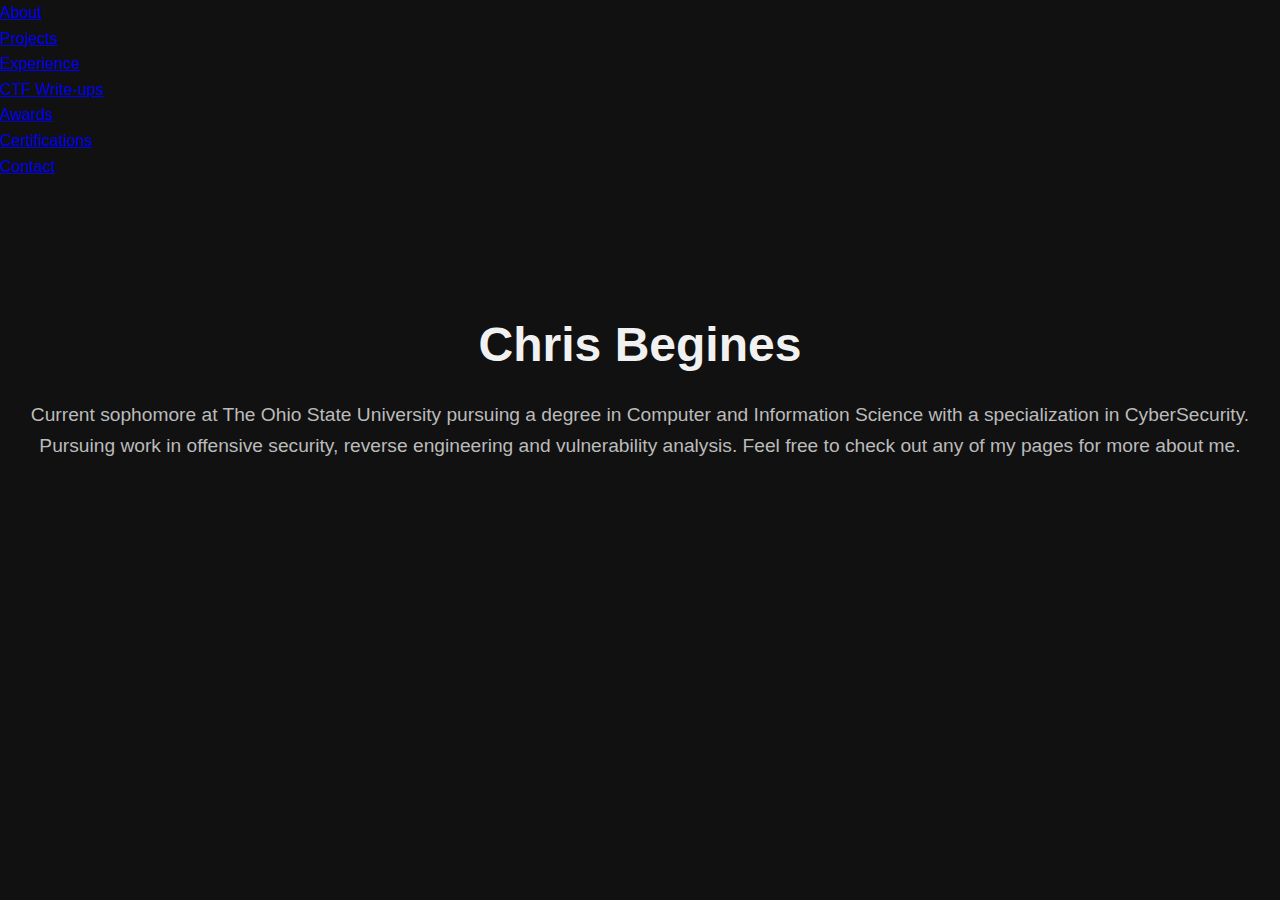
<file: index.html>
<!DOCTYPE html>
<html lang="en">
<head>
  <meta charset="UTF-8" />
  <meta name="viewport" content="width=device-width, initial-scale=1.0" />
  <title>Chris Begines</title>
  <link rel="stylesheet" href="css/style.css" />
</head>
<body>
  <nav class="top-nav">
    <ul>
      <li><a href="about.html">About</a></li>
      <li><a href="projects.html">Projects</a></li>
      <li><a href="experience.html">Experience</a></li>
      <li><a href="ctf.html">CTF Write-ups</a></li>
      <li><a href="awards.html">Awards</a></li>
      <li><a href="certifications.html">Certifications</a></li>
      <li><a href="contact.html">Contact</a></li>
    </ul>
  </nav>

  <main class="hero">
    <div class="hero-content">
      <h1>Chris Begines</h1>
      <p>
        Current sophomore at The Ohio State University pursuing a degree in Computer and Information Science with a specialization in CyberSecurity. Pursuing work in offensive security, reverse engineering and vulnerability analysis. Feel free to check out any of my pages for more about me.
      </p>
      <!-- Could add social / buttons here later -->
    </div>
  </main>
</body>
</html>
</file>
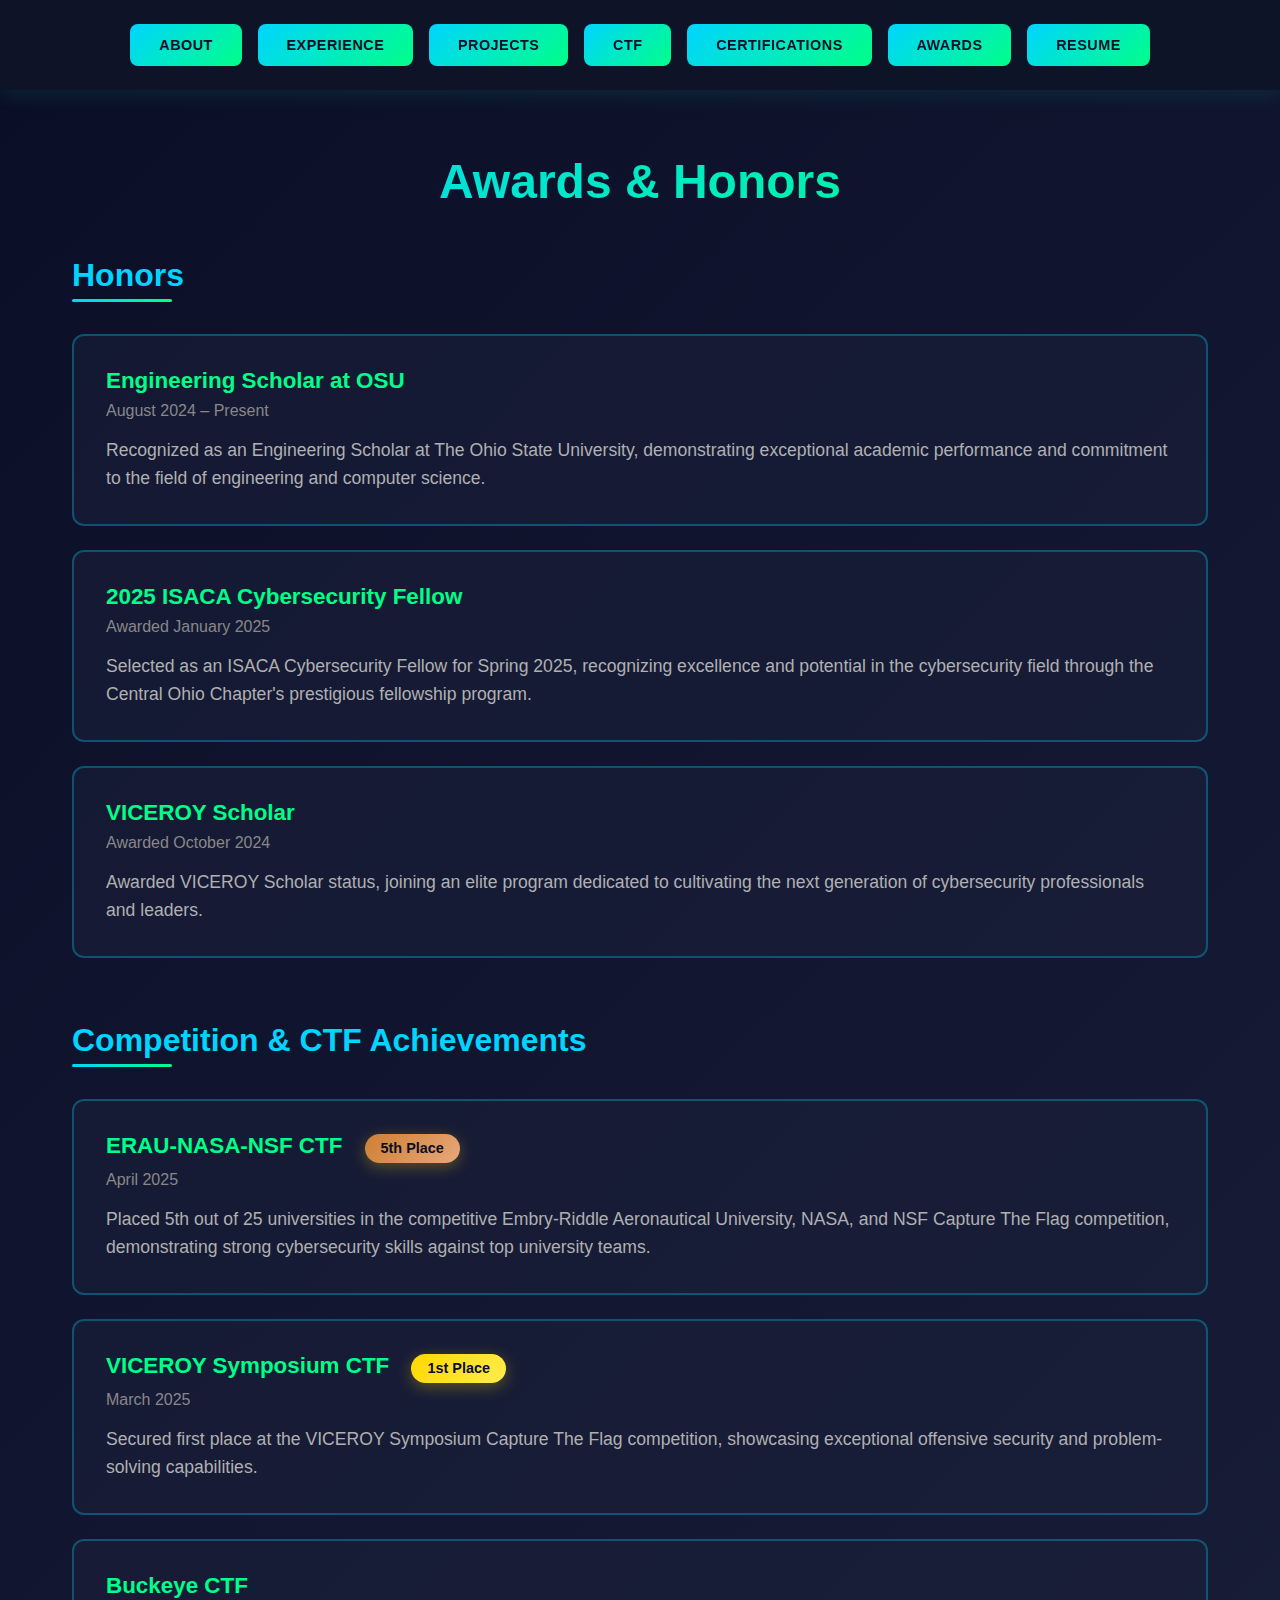
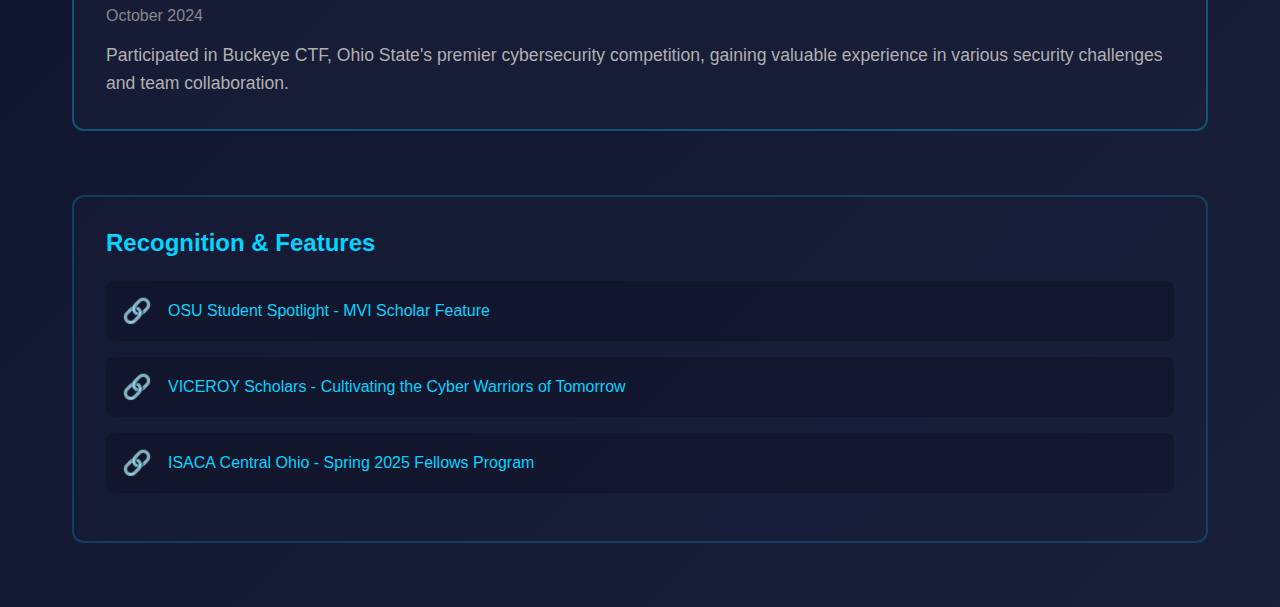
<file: awards.html>
<!DOCTYPE html>
<html lang="en">
<head>
    <meta charset="UTF-8">
    <meta name="viewport" content="width=device-width, initial-scale=1.0">
    <title>Awards & Honors</title>
    <style>
        * {
            margin: 0;
            padding: 0;
            box-sizing: border-box;
        }

        body {
            font-family: 'Segoe UI', Tahoma, Geneva, Verdana, sans-serif;
            background: linear-gradient(135deg, #0a0e27 0%, #1a1f3a 100%);
            color: #e0e0e0;
            min-height: 100vh;
            overflow-x: hidden;
        }

        .navbar {
            background: rgba(15, 20, 40, 0.95);
            padding: 1.5rem 2rem;
            display: flex;
            justify-content: center;
            align-items: center;
            gap: 1rem;
            flex-wrap: wrap;
            box-shadow: 0 4px 20px rgba(0, 255, 200, 0.1);
            position: sticky;
            top: 0;
            z-index: 100;
            backdrop-filter: blur(10px);
        }

        .nav-btn {
            padding: 0.8rem 1.8rem;
            background: linear-gradient(135deg, #00d4ff 0%, #00ff88 100%);
            color: #0a0e27;
            text-decoration: none;
            border-radius: 8px;
            font-weight: 600;
            transition: all 0.3s ease;
            position: relative;
            overflow: hidden;
            text-transform: uppercase;
            font-size: 0.9rem;
            letter-spacing: 0.5px;
        }

        .nav-btn::before {
            content: '';
            position: absolute;
            top: 0;
            left: -100%;
            width: 100%;
            height: 100%;
            background: linear-gradient(135deg, #00ff88 0%, #00d4ff 100%);
            transition: left 0.3s ease;
            z-index: -1;
        }

        .nav-btn:hover::before {
            left: 0;
        }

        .nav-btn:hover {
            transform: translateY(-3px);
            box-shadow: 0 8px 25px rgba(0, 212, 255, 0.4);
        }

        .container {
            max-width: 1200px;
            margin: 0 auto;
            padding: 4rem 2rem;
        }

        .page-title {
            font-size: 3rem;
            text-align: center;
            margin-bottom: 3rem;
            background: linear-gradient(135deg, #00d4ff, #00ff88);
            -webkit-background-clip: text;
            -webkit-text-fill-color: transparent;
            background-clip: text;
        }

        .section {
            margin-bottom: 4rem;
        }

        .section-title {
            font-size: 2rem;
            margin-bottom: 2rem;
            color: #00d4ff;
            position: relative;
            padding-bottom: 0.5rem;
        }

        .section-title::after {
            content: '';
            position: absolute;
            bottom: 0;
            left: 0;
            width: 100px;
            height: 3px;
            background: linear-gradient(90deg, #00d4ff, #00ff88);
            border-radius: 2px;
        }

        .award-card {
            background: rgba(26, 31, 58, 0.6);
            border: 2px solid rgba(0, 212, 255, 0.3);
            border-radius: 12px;
            padding: 2rem;
            margin-bottom: 1.5rem;
            transition: all 0.3s ease;
            position: relative;
            overflow: hidden;
        }

        .award-card::before {
            content: '';
            position: absolute;
            top: 0;
            left: -100%;
            width: 100%;
            height: 100%;
            background: linear-gradient(135deg, rgba(0, 212, 255, 0.1), rgba(0, 255, 136, 0.1));
            transition: left 0.3s ease;
            z-index: 0;
        }

        .award-card:hover::before {
            left: 0;
        }

        .award-card:hover {
            transform: translateX(10px);
            border-color: #00d4ff;
            box-shadow: 0 8px 30px rgba(0, 212, 255, 0.2);
        }

        .award-content {
            position: relative;
            z-index: 1;
        }

        .award-title {
            font-size: 1.4rem;
            color: #00ff88;
            margin-bottom: 0.5rem;
            font-weight: 600;
        }

        .award-date {
            font-size: 1rem;
            color: #888;
            margin-bottom: 1rem;
        }

        .award-description {
            font-size: 1.1rem;
            color: #b0b0b0;
            line-height: 1.6;
        }

        .placement-badge {
            display: inline-block;
            padding: 0.4rem 1rem;
            background: linear-gradient(135deg, #ffd700, #ffed4e);
            color: #0a0e27;
            border-radius: 20px;
            font-weight: 700;
            font-size: 0.9rem;
            margin-left: 1rem;
            box-shadow: 0 4px 15px rgba(255, 215, 0, 0.3);
        }

        .first-place {
            background: linear-gradient(135deg, #ffd700, #ffed4e);
        }

        .fifth-place {
            background: linear-gradient(135deg, #cd7f32, #e8a87c);
        }

        .links-section {
            margin-top: 3rem;
            padding: 2rem;
            background: rgba(26, 31, 58, 0.4);
            border: 2px solid rgba(0, 212, 255, 0.2);
            border-radius: 12px;
        }

        .links-title {
            font-size: 1.5rem;
            color: #00d4ff;
            margin-bottom: 1.5rem;
        }

        .link-item {
            display: flex;
            align-items: center;
            gap: 1rem;
            padding: 1rem;
            margin-bottom: 1rem;
            background: rgba(15, 20, 40, 0.6);
            border-radius: 8px;
            transition: all 0.3s ease;
        }

        .link-item:hover {
            background: rgba(15, 20, 40, 0.9);
            transform: translateX(5px);
        }

        .link-item a {
            color: #00d4ff;
            text-decoration: none;
            word-break: break-all;
            transition: color 0.3s ease;
        }

        .link-item a:hover {
            color: #00ff88;
        }

        .link-icon {
            font-size: 1.5rem;
            min-width: 30px;
        }

        @media (max-width: 768px) {
            .page-title {
                font-size: 2rem;
            }

            .section-title {
                font-size: 1.5rem;
            }

            .award-title {
                font-size: 1.2rem;
            }

            .nav-btn {
                padding: 0.7rem 1.2rem;
                font-size: 0.8rem;
            }

            .placement-badge {
                display: block;
                margin-left: 0;
                margin-top: 0.5rem;
                width: fit-content;
            }
        }
    </style>
</head>
<body>
    <nav class="navbar">
        <a href="index.html" class="nav-btn">About</a>
        <a href="experience.html" class="nav-btn">Experience</a>
        <a href="projects.html" class="nav-btn">Projects</a>
        <a href="ctf.html" class="nav-btn">CTF</a>
        <a href="certifications.html" class="nav-btn">Certifications</a>
        <a href="awards.html" class="nav-btn">Awards</a>
        <a href="contact.html" class="nav-btn">Resume</a>
    </nav>

    <div class="container">
        <h1 class="page-title">Awards & Honors</h1>

        <div class="section">
            <h2 class="section-title">Honors</h2>

            <div class="award-card">
                <div class="award-content">
                    <div class="award-title">Engineering Scholar at OSU</div>
                    <div class="award-date">August 2024 – Present</div>
                    <div class="award-description">
                        Recognized as an Engineering Scholar at The Ohio State University, demonstrating exceptional academic performance and commitment to the field of engineering and computer science.
                    </div>
                </div>
            </div>

            <div class="award-card">
                <div class="award-content">
                    <div class="award-title">2025 ISACA Cybersecurity Fellow</div>
                    <div class="award-date">Awarded January 2025</div>
                    <div class="award-description">
                        Selected as an ISACA Cybersecurity Fellow for Spring 2025, recognizing excellence and potential in the cybersecurity field through the Central Ohio Chapter's prestigious fellowship program.
                    </div>
                </div>
            </div>

            <div class="award-card">
                <div class="award-content">
                    <div class="award-title">VICEROY Scholar</div>
                    <div class="award-date">Awarded October 2024</div>
                    <div class="award-description">
                        Awarded VICEROY Scholar status, joining an elite program dedicated to cultivating the next generation of cybersecurity professionals and leaders.
                    </div>
                </div>
            </div>
        </div>

        <div class="section">
            <h2 class="section-title">Competition & CTF Achievements</h2>

            <div class="award-card">
                <div class="award-content">
                    <div class="award-title">
                        ERAU-NASA-NSF CTF
                        <span class="placement-badge fifth-place">5th Place</span>
                    </div>
                    <div class="award-date">April 2025</div>
                    <div class="award-description">
                        Placed 5th out of 25 universities in the competitive Embry-Riddle Aeronautical University, NASA, and NSF Capture The Flag competition, demonstrating strong cybersecurity skills against top university teams.
                    </div>
                </div>
            </div>

            <div class="award-card">
                <div class="award-content">
                    <div class="award-title">
                        VICEROY Symposium CTF
                        <span class="placement-badge first-place">1st Place</span>
                    </div>
                    <div class="award-date">March 2025</div>
                    <div class="award-description">
                        Secured first place at the VICEROY Symposium Capture The Flag competition, showcasing exceptional offensive security and problem-solving capabilities.
                    </div>
                </div>
            </div>

            <div class="award-card">
                <div class="award-content">
                    <div class="award-title">Buckeye CTF</div>
                    <div class="award-date">October 2024</div>
                    <div class="award-description">
                        Participated in Buckeye CTF, Ohio State's premier cybersecurity competition, gaining valuable experience in various security challenges and team collaboration.
                    </div>
                </div>
            </div>
        </div>

        <div class="links-section">
            <h3 class="links-title">Recognition & Features</h3>
            
            <div class="link-item">
                <span class="link-icon">🔗</span>
                <a href="https://icdt.osu.edu/news/2025/03/student-spotlight-meet-christopher-begines-mvi-scholar-headed-new-york-summer" target="_blank" rel="noopener noreferrer">
                    OSU Student Spotlight - MVI Scholar Feature
                </a>
            </div>

            <div class="link-item">
                <span class="link-icon">🔗</span>
                <a href="https://www.viceroyscholars.org/cultivating-the-cyber-warriors-of-tomorrow/" target="_blank" rel="noopener noreferrer">
                    VICEROY Scholars - Cultivating the Cyber Warriors of Tomorrow
                </a>
            </div>

            <div class="link-item">
                <span class="link-icon">🔗</span>
                <a href="https://engage.isaca.org/centralohiochapter/professionaldevelopment/fellows-program/spring25-fellows" target="_blank" rel="noopener noreferrer">
                    ISACA Central Ohio - Spring 2025 Fellows Program
                </a>
            </div>
        </div>
    </div>
</body>
</html>
</file>
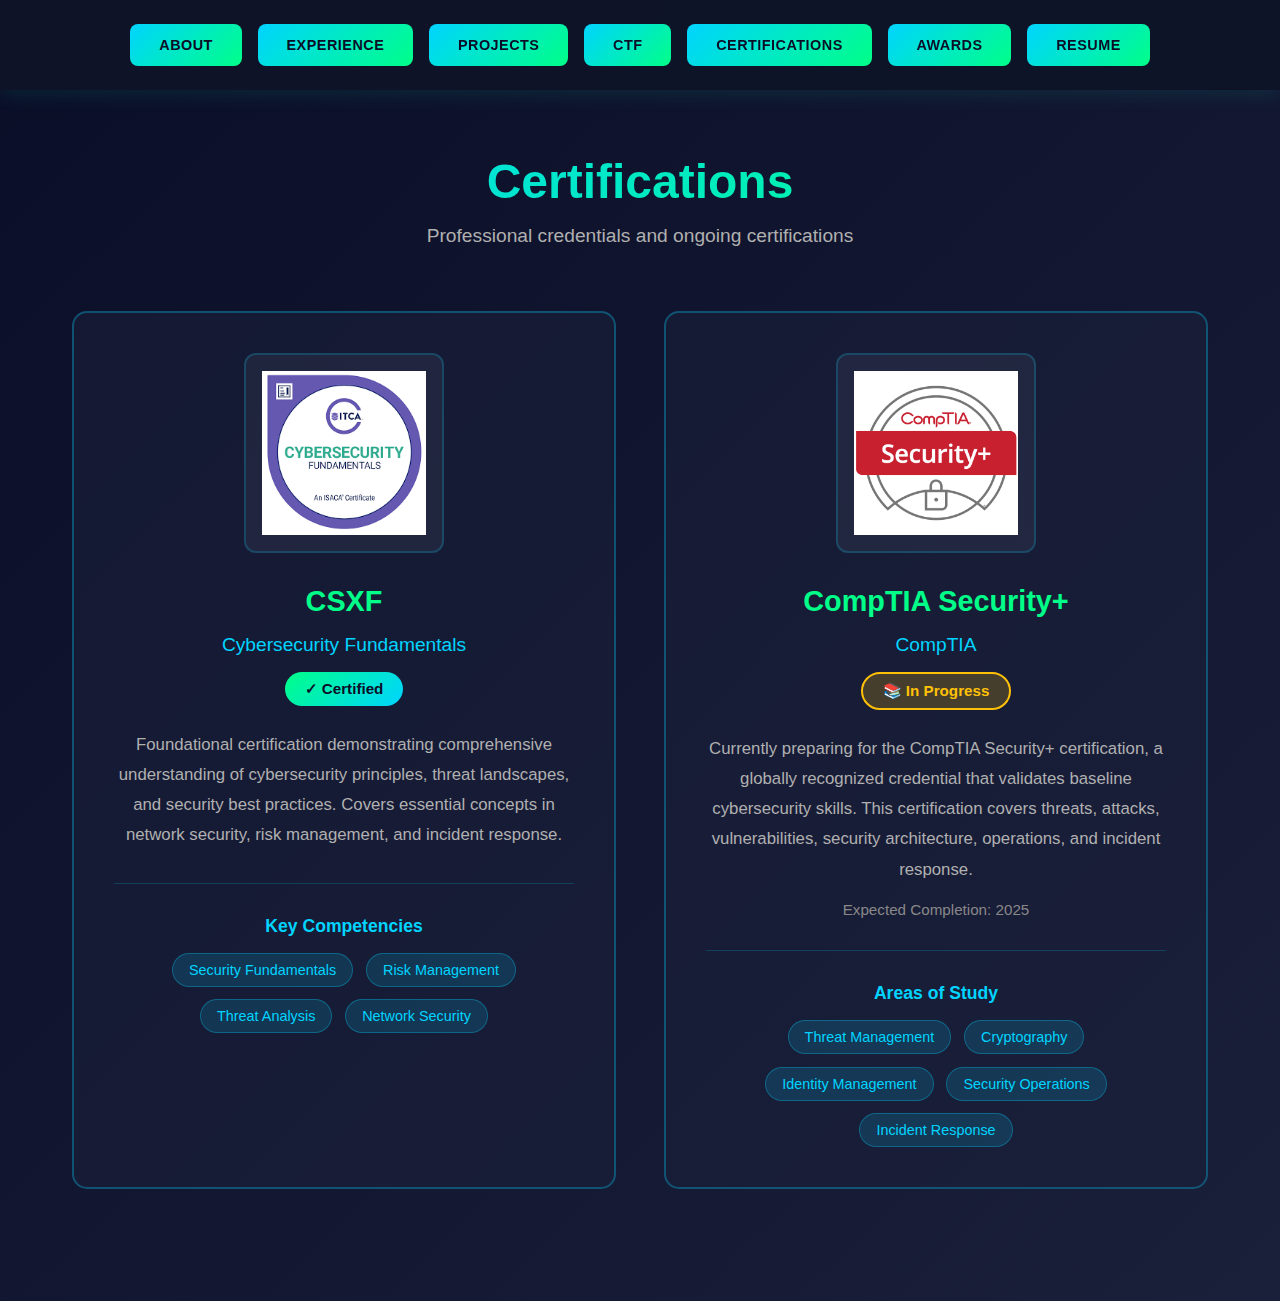
<file: certifications.html>
<!DOCTYPE html>
<html lang="en">
<head>
    <meta charset="UTF-8">
    <meta name="viewport" content="width=device-width, initial-scale=1.0">
    <title>Certifications</title>
    <style>
        * {
            margin: 0;
            padding: 0;
            box-sizing: border-box;
        }

        body {
            font-family: 'Segoe UI', Tahoma, Geneva, Verdana, sans-serif;
            background: linear-gradient(135deg, #0a0e27 0%, #1a1f3a 100%);
            color: #e0e0e0;
            min-height: 100vh;
            overflow-x: hidden;
        }

        .navbar {
            background: rgba(15, 20, 40, 0.95);
            padding: 1.5rem 2rem;
            display: flex;
            justify-content: center;
            align-items: center;
            gap: 1rem;
            flex-wrap: wrap;
            box-shadow: 0 4px 20px rgba(0, 255, 200, 0.1);
            position: sticky;
            top: 0;
            z-index: 100;
            backdrop-filter: blur(10px);
        }

        .nav-btn {
            padding: 0.8rem 1.8rem;
            background: linear-gradient(135deg, #00d4ff 0%, #00ff88 100%);
            color: #0a0e27;
            text-decoration: none;
            border-radius: 8px;
            font-weight: 600;
            transition: all 0.3s ease;
            position: relative;
            overflow: hidden;
            text-transform: uppercase;
            font-size: 0.9rem;
            letter-spacing: 0.5px;
        }

        .nav-btn::before {
            content: '';
            position: absolute;
            top: 0;
            left: -100%;
            width: 100%;
            height: 100%;
            background: linear-gradient(135deg, #00ff88 0%, #00d4ff 100%);
            transition: left 0.3s ease;
            z-index: -1;
        }

        .nav-btn:hover::before {
            left: 0;
        }

        .nav-btn:hover {
            transform: translateY(-3px);
            box-shadow: 0 8px 25px rgba(0, 212, 255, 0.4);
        }

        .container {
            max-width: 1200px;
            margin: 0 auto;
            padding: 4rem 2rem;
        }

        .page-title {
            font-size: 3rem;
            text-align: center;
            margin-bottom: 1rem;
            background: linear-gradient(135deg, #00d4ff, #00ff88);
            -webkit-background-clip: text;
            -webkit-text-fill-color: transparent;
            background-clip: text;
        }

        .page-subtitle {
            text-align: center;
            font-size: 1.2rem;
            color: #b0b0b0;
            margin-bottom: 4rem;
        }

        .certs-grid {
            display: grid;
            grid-template-columns: repeat(auto-fit, minmax(450px, 1fr));
            gap: 3rem;
            margin-bottom: 3rem;
        }

        .cert-card {
            background: rgba(26, 31, 58, 0.6);
            border: 2px solid rgba(0, 212, 255, 0.3);
            border-radius: 15px;
            padding: 2.5rem;
            transition: all 0.3s ease;
            position: relative;
            overflow: hidden;
        }

        .cert-card::before {
            content: '';
            position: absolute;
            top: 0;
            left: -100%;
            width: 100%;
            height: 100%;
            background: linear-gradient(135deg, rgba(0, 212, 255, 0.1), rgba(0, 255, 136, 0.1));
            transition: left 0.3s ease;
            z-index: 0;
        }

        .cert-card:hover::before {
            left: 0;
        }

        .cert-card:hover {
            border-color: #00d4ff;
            box-shadow: 0 10px 40px rgba(0, 212, 255, 0.3);
            transform: translateY(-10px);
        }

        .cert-content {
            position: relative;
            z-index: 1;
        }

        .cert-logo-container {
            display: flex;
            justify-content: center;
            margin-bottom: 2rem;
        }

        .cert-logo {
            width: 200px;
            height: 200px;
            object-fit: contain;
            padding: 1rem;
            background: rgba(255, 255, 255, 0.05);
            border-radius: 12px;
            border: 2px solid rgba(0, 212, 255, 0.2);
        }

        .cert-title {
            font-size: 1.8rem;
            color: #00ff88;
            font-weight: 700;
            margin-bottom: 1rem;
            text-align: center;
        }

        .cert-issuer {
            font-size: 1.2rem;
            color: #00d4ff;
            margin-bottom: 1rem;
            text-align: center;
        }

        .cert-status {
            display: inline-block;
            padding: 0.5rem 1.2rem;
            border-radius: 20px;
            font-weight: 600;
            font-size: 0.95rem;
            margin: 1rem auto;
            display: block;
            width: fit-content;
        }

        .status-earned {
            background: linear-gradient(135deg, #00ff88, #00d4ff);
            color: #0a0e27;
        }

        .status-studying {
            background: rgba(255, 193, 7, 0.2);
            color: #ffc107;
            border: 2px solid #ffc107;
        }

        .cert-description {
            color: #b0b0b0;
            line-height: 1.8;
            font-size: 1.05rem;
            text-align: center;
            margin-top: 1.5rem;
        }

        .cert-date {
            text-align: center;
            color: #888;
            font-size: 0.95rem;
            margin-top: 1rem;
        }

        .skills-section {
            margin-top: 2rem;
            padding-top: 2rem;
            border-top: 1px solid rgba(0, 212, 255, 0.2);
        }

        .skills-title {
            font-size: 1.1rem;
            color: #00d4ff;
            margin-bottom: 1rem;
            text-align: center;
        }

        .skills-list {
            display: flex;
            flex-wrap: wrap;
            gap: 0.8rem;
            justify-content: center;
        }

        .skill-tag {
            padding: 0.5rem 1rem;
            background: rgba(0, 212, 255, 0.15);
            border: 1px solid rgba(0, 212, 255, 0.3);
            border-radius: 20px;
            color: #00d4ff;
            font-size: 0.9rem;
        }

        @media (max-width: 768px) {
            .page-title {
                font-size: 2rem;
            }

            .certs-grid {
                grid-template-columns: 1fr;
            }

            .cert-card {
                padding: 2rem;
            }

            .cert-logo {
                width: 150px;
                height: 150px;
            }

            .cert-title {
                font-size: 1.5rem;
            }

            .nav-btn {
                padding: 0.7rem 1.2rem;
                font-size: 0.8rem;
            }
        }
    </style>
</head>
<body>
    <nav class="navbar">
        <a href="index.html" class="nav-btn">About</a>
        <a href="experience.html" class="nav-btn">Experience</a>
        <a href="projects.html" class="nav-btn">Projects</a>
        <a href="ctf.html" class="nav-btn">CTF</a>
        <a href="certifications.html" class="nav-btn">Certifications</a>
        <a href="awards.html" class="nav-btn">Awards</a>
        <a href="contact.html" class="nav-btn">Resume</a>
    </nav>

    <div class="container">
        <h1 class="page-title">Certifications</h1>
        <p class="page-subtitle">Professional credentials and ongoing certifications</p>

        <div class="certs-grid">
            <!-- CSXF Certification -->
            <div class="cert-card">
                <div class="cert-content">
                    <div class="cert-logo-container">
                        <img src="img/csxf_logo.png" alt="CSXF Logo" class="cert-logo">
                    </div>
                    <h2 class="cert-title">CSXF</h2>
                    <p class="cert-issuer">Cybersecurity Fundamentals</p>
                    <span class="cert-status status-earned">✓ Certified</span>
                    <p class="cert-description">
                        Foundational certification demonstrating comprehensive understanding of cybersecurity principles, threat landscapes, and security best practices. Covers essential concepts in network security, risk management, and incident response.
                    </p>
                    <div class="skills-section">
                        <h3 class="skills-title">Key Competencies</h3>
                        <div class="skills-list">
                            <span class="skill-tag">Security Fundamentals</span>
                            <span class="skill-tag">Risk Management</span>
                            <span class="skill-tag">Threat Analysis</span>
                            <span class="skill-tag">Network Security</span>
                        </div>
                    </div>
                </div>
            </div>

            <!-- CompTIA Security+ -->
            <div class="cert-card">
                <div class="cert-content">
                    <div class="cert-logo-container">
                        <img src="img/secplus_logo.png" alt="CompTIA Security+ Logo" class="cert-logo">
                    </div>
                    <h2 class="cert-title">CompTIA Security+</h2>
                    <p class="cert-issuer">CompTIA</p>
                    <span class="cert-status status-studying">📚 In Progress</span>
                    <p class="cert-description">
                        Currently preparing for the CompTIA Security+ certification, a globally recognized credential that validates baseline cybersecurity skills. This certification covers threats, attacks, vulnerabilities, security architecture, operations, and incident response.
                    </p>
                    <div class="cert-date">Expected Completion: 2025</div>
                    <div class="skills-section">
                        <h3 class="skills-title">Areas of Study</h3>
                        <div class="skills-list">
                            <span class="skill-tag">Threat Management</span>
                            <span class="skill-tag">Cryptography</span>
                            <span class="skill-tag">Identity Management</span>
                            <span class="skill-tag">Security Operations</span>
                            <span class="skill-tag">Incident Response</span>
                        </div>
                    </div>
                </div>
            </div>
        </div>
    </div>
</body>
</html>
</file>
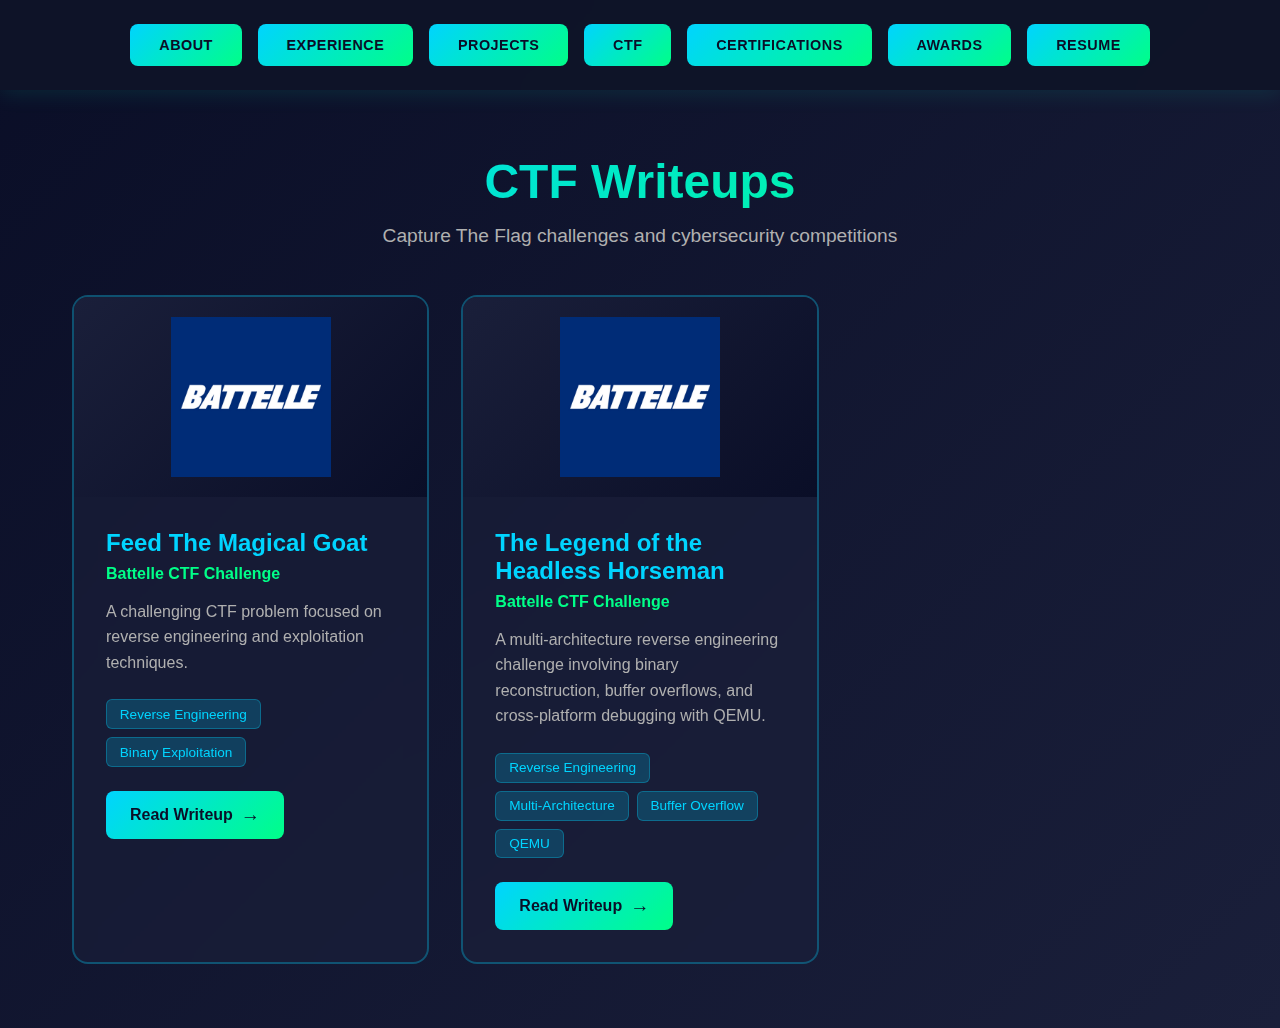
<file: ctf.html>
<!DOCTYPE html>
<html lang="en">
<head>
    <meta charset="UTF-8">
    <meta name="viewport" content="width=device-width, initial-scale=1.0">
    <title>Portfolio - CTF Writeups</title>
    <style>
        * {
            margin: 0;
            padding: 0;
            box-sizing: border-box;
        }

        body {
            font-family: 'Segoe UI', Tahoma, Geneva, Verdana, sans-serif;
            background: linear-gradient(135deg, #0a0e27 0%, #1a1f3a 100%);
            color: #e0e0e0;
            min-height: 100vh;
            overflow-x: hidden;
        }

        .navbar {
            background: rgba(15, 20, 40, 0.95);
            padding: 1.5rem 2rem;
            display: flex;
            justify-content: center;
            align-items: center;
            gap: 1rem;
            flex-wrap: wrap;
            box-shadow: 0 4px 20px rgba(0, 255, 200, 0.1);
            position: sticky;
            top: 0;
            z-index: 100;
            backdrop-filter: blur(10px);
        }

        .nav-btn {
            padding: 0.8rem 1.8rem;
            background: linear-gradient(135deg, #00d4ff 0%, #00ff88 100%);
            color: #0a0e27;
            text-decoration: none;
            border-radius: 8px;
            font-weight: 600;
            transition: all 0.3s ease;
            position: relative;
            overflow: hidden;
            text-transform: uppercase;
            font-size: 0.9rem;
            letter-spacing: 0.5px;
        }

        .nav-btn::before {
            content: '';
            position: absolute;
            top: 0;
            left: -100%;
            width: 100%;
            height: 100%;
            background: linear-gradient(135deg, #00ff88 0%, #00d4ff 100%);
            transition: left 0.3s ease;
            z-index: -1;
        }

        .nav-btn:hover::before {
            left: 0;
        }

        .nav-btn:hover {
            transform: translateY(-3px);
            box-shadow: 0 8px 25px rgba(0, 212, 255, 0.4);
        }

        .container {
            max-width: 1200px;
            margin: 0 auto;
            padding: 4rem 2rem;
        }

        .page-title {
            text-align: center;
            margin-bottom: 3rem;
        }

        h1 {
            font-size: 3rem;
            margin-bottom: 1rem;
            background: linear-gradient(135deg, #00d4ff, #00ff88);
            -webkit-background-clip: text;
            -webkit-text-fill-color: transparent;
            background-clip: text;
        }

        .subtitle {
            font-size: 1.2rem;
            color: #b0b0b0;
            margin-bottom: 1rem;
        }

        .ctf-grid {
            display: grid;
            grid-template-columns: repeat(auto-fill, minmax(350px, 1fr));
            gap: 2rem;
            margin-top: 2rem;
        }

        .ctf-card {
            background: rgba(26, 31, 58, 0.6);
            border: 2px solid rgba(0, 212, 255, 0.3);
            border-radius: 16px;
            overflow: hidden;
            transition: all 0.3s ease;
            position: relative;
            backdrop-filter: blur(10px);
        }

        .ctf-card:hover {
            transform: translateY(-10px);
            border-color: #00d4ff;
            box-shadow: 0 15px 50px rgba(0, 212, 255, 0.4);
        }

        .ctf-image {
            width: 100%;
            height: 200px;
            object-fit: cover;
            background: linear-gradient(135deg, #1a1f3a 0%, #0a0e27 100%);
            display: flex;
            align-items: center;
            justify-content: center;
        }

        .ctf-image img {
            max-width: 80%;
            max-height: 80%;
            object-fit: contain;
        }

        .ctf-content {
            padding: 2rem;
        }

        .ctf-title {
            font-size: 1.5rem;
            font-weight: 700;
            color: #00d4ff;
            margin-bottom: 0.5rem;
        }

        .ctf-org {
            font-size: 1rem;
            color: #00ff88;
            margin-bottom: 1rem;
            font-weight: 600;
        }

        .ctf-description {
            color: #b0b0b0;
            line-height: 1.6;
            margin-bottom: 1.5rem;
        }

        .ctf-tags {
            display: flex;
            flex-wrap: wrap;
            gap: 0.5rem;
            margin-bottom: 1.5rem;
        }

        .tag {
            padding: 0.4rem 0.8rem;
            background: rgba(0, 212, 255, 0.2);
            border: 1px solid rgba(0, 212, 255, 0.3);
            border-radius: 6px;
            font-size: 0.85rem;
            color: #00d4ff;
        }

        .ctf-link {
            display: inline-flex;
            align-items: center;
            gap: 0.5rem;
            padding: 0.8rem 1.5rem;
            background: linear-gradient(135deg, #00d4ff 0%, #00ff88 100%);
            color: #0a0e27;
            text-decoration: none;
            border-radius: 8px;
            font-weight: 600;
            transition: all 0.3s ease;
            position: relative;
            overflow: hidden;
        }

        .ctf-link::before {
            content: '';
            position: absolute;
            top: 0;
            left: -100%;
            width: 100%;
            height: 100%;
            background: linear-gradient(135deg, #00ff88 0%, #00d4ff 100%);
            transition: left 0.3s ease;
            z-index: 0;
        }

        .ctf-link:hover::before {
            left: 0;
        }

        .ctf-link span {
            z-index: 1;
        }

        .ctf-link:hover {
            transform: translateX(5px);
            box-shadow: 0 5px 20px rgba(0, 212, 255, 0.4);
        }

        .arrow {
            font-size: 1.2rem;
            z-index: 1;
        }

        @media (max-width: 768px) {
            h1 {
                font-size: 2rem;
            }

            .subtitle {
                font-size: 1rem;
            }

            .ctf-grid {
                grid-template-columns: 1fr;
            }

            .nav-btn {
                padding: 0.7rem 1.2rem;
                font-size: 0.8rem;
            }
        }
    </style>
</head>
<body>
    <nav class="navbar">
        <a href="index.html" class="nav-btn">About</a>
        <a href="experience.html" class="nav-btn">Experience</a>
        <a href="projects.html" class="nav-btn">Projects</a>
        <a href="ctf.html" class="nav-btn">CTF</a>
        <a href="certifications.html" class="nav-btn">Certifications</a>
        <a href="awards.html" class="nav-btn">Awards</a>
        <a href="contact.html" class="nav-btn">Resume</a>
    </nav>

    <div class="container">
        <div class="page-title">
            <h1>CTF Writeups</h1>
            <p class="subtitle">Capture The Flag challenges and cybersecurity competitions</p>
        </div>

        <div class="ctf-grid">
            <!-- Battelle CTF Card -->
            <div class="ctf-card">
                <div class="ctf-image">
                    <img src="img/battelle.jpg" alt="Battelle Logo">
                </div>
                <div class="ctf-content">
                    <h2 class="ctf-title">Feed The Magical Goat</h2>
                    <p class="ctf-org">Battelle CTF Challenge</p>
                    <p class="ctf-description">
                        A challenging CTF problem focused on reverse engineering and exploitation techniques.
                    </p>
                    <div class="ctf-tags">
                        <span class="tag">Reverse Engineering</span>
                        <span class="tag">Binary Exploitation</span>
                    </div>
                    <a href="Writeups/Feed The Magical Goat - Writeup.pdf" class="ctf-link" target="_blank">
                        <span>Read Writeup</span>
                        <span class="arrow">→</span>
                    </a>
                </div>
            </div>

            <!-- Battelle CTF Card 2 -->
            <div class="ctf-card">
                <div class="ctf-image">
                    <img src="img/battelle.jpg" alt="Battelle Logo">
                </div>
                <div class="ctf-content">
                    <h2 class="ctf-title">The Legend of the Headless Horseman</h2>
                    <p class="ctf-org">Battelle CTF Challenge</p>
                    <p class="ctf-description">
                        A multi-architecture reverse engineering challenge involving binary reconstruction, buffer overflows, and cross-platform debugging with QEMU.
                    </p>
                    <div class="ctf-tags">
                        <span class="tag">Reverse Engineering</span>
                        <span class="tag">Multi-Architecture</span>
                        <span class="tag">Buffer Overflow</span>
                        <span class="tag">QEMU</span>
                    </div>
                    <a href="Writeups/The Legend of the Headless Horseman - Writeup.pdf" class="ctf-link" target="_blank">
                        <span>Read Writeup</span>
                        <span class="arrow">→</span>
                    </a>
                </div>
            </div>

            <!-- Add more CTF cards here as you complete more challenges -->
        </div>
    </div>
</body>
</html>
</file>
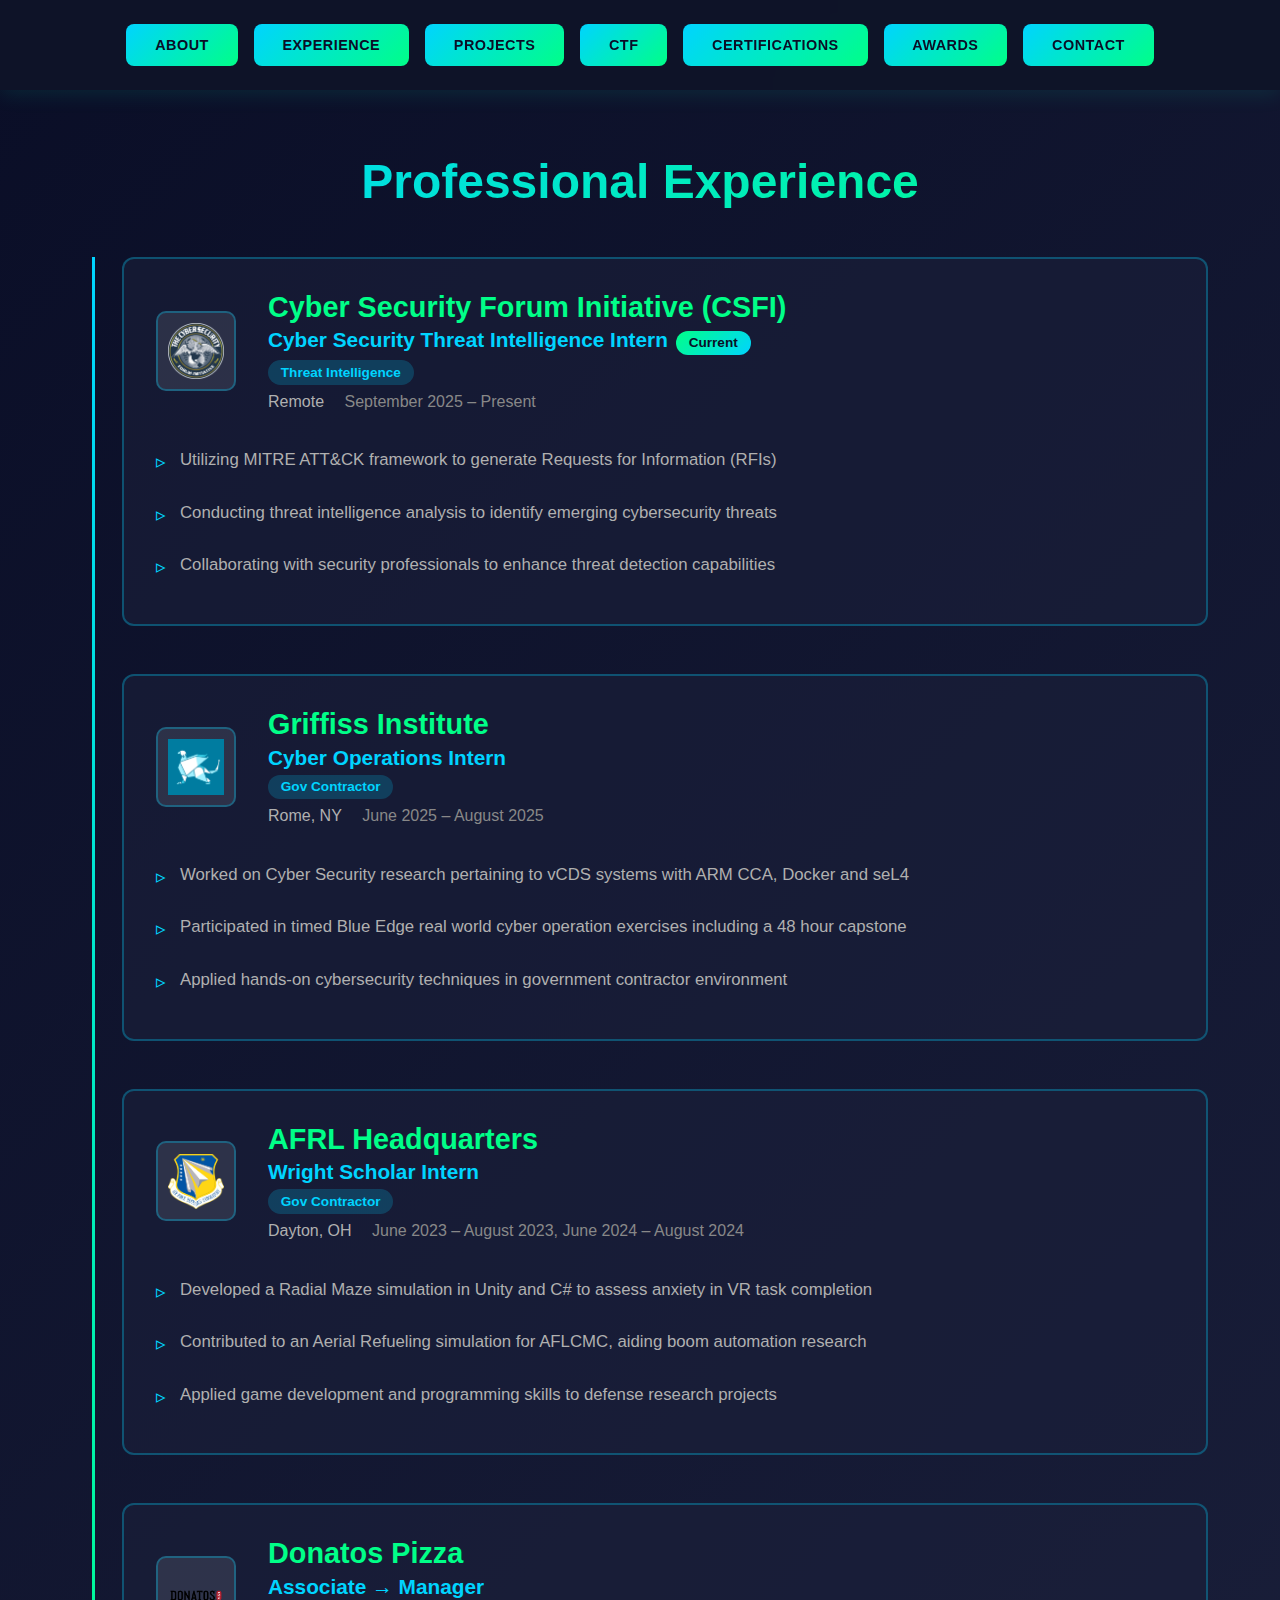
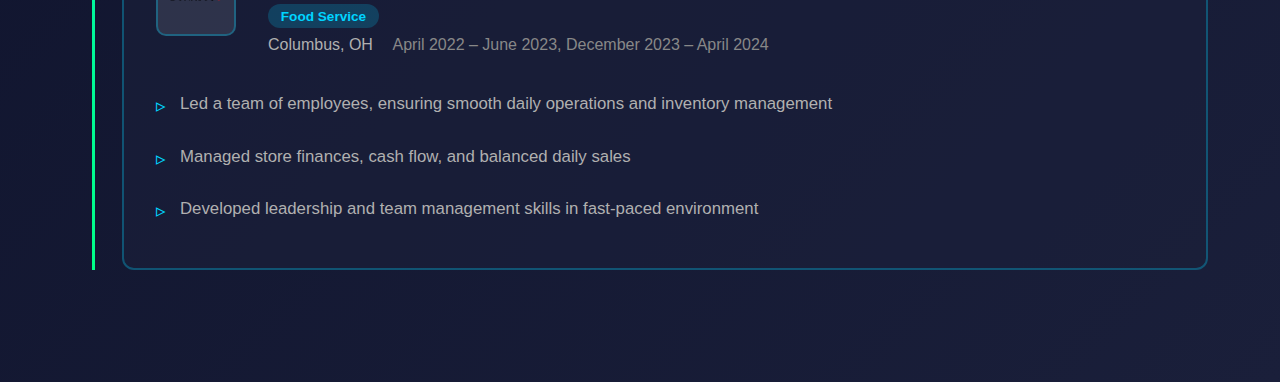
<file: experience.html>
<!DOCTYPE html>
<html lang="en">
<head>
    <meta charset="UTF-8">
    <meta name="viewport" content="width=device-width, initial-scale=1.0">
    <title>Professional Experience</title>
    <style>
        * {
            margin: 0;
            padding: 0;
            box-sizing: border-box;
        }

        body {
            font-family: 'Segoe UI', Tahoma, Geneva, Verdana, sans-serif;
            background: linear-gradient(135deg, #0a0e27 0%, #1a1f3a 100%);
            color: #e0e0e0;
            min-height: 100vh;
            overflow-x: hidden;
        }

        .navbar {
            background: rgba(15, 20, 40, 0.95);
            padding: 1.5rem 2rem;
            display: flex;
            justify-content: center;
            align-items: center;
            gap: 1rem;
            flex-wrap: wrap;
            box-shadow: 0 4px 20px rgba(0, 255, 200, 0.1);
            position: sticky;
            top: 0;
            z-index: 100;
            backdrop-filter: blur(10px);
        }

        .nav-btn {
            padding: 0.8rem 1.8rem;
            background: linear-gradient(135deg, #00d4ff 0%, #00ff88 100%);
            color: #0a0e27;
            text-decoration: none;
            border-radius: 8px;
            font-weight: 600;
            transition: all 0.3s ease;
            position: relative;
            overflow: hidden;
            text-transform: uppercase;
            font-size: 0.9rem;
            letter-spacing: 0.5px;
        }

        .nav-btn::before {
            content: '';
            position: absolute;
            top: 0;
            left: -100%;
            width: 100%;
            height: 100%;
            background: linear-gradient(135deg, #00ff88 0%, #00d4ff 100%);
            transition: left 0.3s ease;
            z-index: -1;
        }

        .nav-btn:hover::before {
            left: 0;
        }

        .nav-btn:hover {
            transform: translateY(-3px);
            box-shadow: 0 8px 25px rgba(0, 212, 255, 0.4);
        }

        .container {
            max-width: 1200px;
            margin: 0 auto;
            padding: 4rem 2rem;
        }

        .page-title {
            font-size: 3rem;
            text-align: center;
            margin-bottom: 3rem;
            background: linear-gradient(135deg, #00d4ff, #00ff88);
            -webkit-background-clip: text;
            -webkit-text-fill-color: transparent;
            background-clip: text;
        }

        .timeline {
            position: relative;
            padding-left: 50px;
        }

        .timeline::before {
            content: '';
            position: absolute;
            left: 20px;
            top: 0;
            bottom: 0;
            width: 3px;
            background: linear-gradient(180deg, #00d4ff, #00ff88);
        }

        .experience-card {
            position: relative;
            background: rgba(26, 31, 58, 0.6);
            border: 2px solid rgba(0, 212, 255, 0.3);
            border-radius: 12px;
            padding: 2rem;
            margin-bottom: 3rem;
            transition: all 0.3s ease;
            overflow: hidden;
        }

        .experience-card::before {
            content: '';
            position: absolute;
            top: 0;
            left: -100%;
            width: 100%;
            height: 100%;
            background: linear-gradient(135deg, rgba(0, 212, 255, 0.1), rgba(0, 255, 136, 0.1));
            transition: left 0.3s ease;
            z-index: 0;
        }

        .experience-card:hover::before {
            left: 0;
        }

        .experience-card:hover {
            border-color: #00d4ff;
            box-shadow: 0 8px 30px rgba(0, 212, 255, 0.3);
            transform: translateY(-5px);
        }

        .timeline-dot {
            position: absolute;
            left: -36px;
            top: 2rem;
            width: 16px;
            height: 16px;
            background: #00d4ff;
            border: 3px solid #0a0e27;
            border-radius: 50%;
            box-shadow: 0 0 20px rgba(0, 212, 255, 0.6);
        }

        .card-content {
            position: relative;
            z-index: 1;
        }

        .card-header {
            display: flex;
            align-items: center;
            gap: 2rem;
            margin-bottom: 1.5rem;
            flex-wrap: wrap;
        }

        .company-logo {
            width: 80px;
            height: 80px;
            object-fit: contain;
            background: rgba(255, 255, 255, 0.1);
            padding: 10px;
            border-radius: 10px;
            border: 2px solid rgba(0, 212, 255, 0.3);
        }

        .header-info {
            flex: 1;
            min-width: 250px;
        }

        .company-name {
            font-size: 1.8rem;
            color: #00ff88;
            font-weight: 700;
            margin-bottom: 0.3rem;
        }

        .job-title {
            font-size: 1.3rem;
            color: #00d4ff;
            font-weight: 600;
            margin-bottom: 0.3rem;
        }

        .job-type {
            display: inline-block;
            padding: 0.3rem 0.8rem;
            background: rgba(0, 212, 255, 0.2);
            color: #00d4ff;
            border-radius: 15px;
            font-size: 0.85rem;
            font-weight: 600;
            margin-bottom: 0.5rem;
        }

        .location-date {
            color: #888;
            font-size: 1rem;
        }

        .location {
            color: #b0b0b0;
            margin-right: 1rem;
        }

        .responsibilities {
            margin-top: 1.5rem;
        }

        .responsibility-item {
            padding: 0.8rem 0;
            color: #b0b0b0;
            line-height: 1.6;
            font-size: 1.05rem;
            position: relative;
            padding-left: 1.5rem;
        }

        .responsibility-item::before {
            content: '▹';
            position: absolute;
            left: 0;
            color: #00d4ff;
            font-size: 1.2rem;
        }

        .current-badge {
            display: inline-block;
            padding: 0.3rem 0.8rem;
            background: linear-gradient(135deg, #00ff88, #00d4ff);
            color: #0a0e27;
            border-radius: 15px;
            font-size: 0.85rem;
            font-weight: 700;
            margin-left: 0.5rem;
        }

        @media (max-width: 768px) {
            .page-title {
                font-size: 2rem;
            }

            .timeline {
                padding-left: 30px;
            }

            .timeline::before {
                left: 10px;
            }

            .timeline-dot {
                left: -26px;
            }

            .card-header {
                flex-direction: column;
                align-items: flex-start;
                gap: 1rem;
            }

            .company-logo {
                width: 60px;
                height: 60px;
            }

            .company-name {
                font-size: 1.4rem;
            }

            .job-title {
                font-size: 1.1rem;
            }

            .nav-btn {
                padding: 0.7rem 1.2rem;
                font-size: 0.8rem;
            }
        }
    </style>
</head>
<body>
    <nav class="navbar">
        <a href="index.html" class="nav-btn">About</a>
        <a href="experience.html" class="nav-btn">Experience</a>
        <a href="projects.html" class="nav-btn">Projects</a>
        <a href="ctf.html" class="nav-btn">CTF</a>
        <a href="certifications.html" class="nav-btn">Certifications</a>
        <a href="awards.html" class="nav-btn">Awards</a>
        <a href="contact.html" class="nav-btn">Contact</a>
    </nav>

    <div class="container">
        <h1 class="page-title">Professional Experience</h1>

        <div class="timeline">
            <!-- CSFI -->
            <div class="experience-card">
                <div class="timeline-dot"></div>
                <div class="card-content">
                    <div class="card-header">
                        <img src="img/csfi_logo.png" alt="CSFI Logo" class="company-logo">
                        <div class="header-info">
                            <div class="company-name">Cyber Security Forum Initiative (CSFI)</div>
                            <div class="job-title">Cyber Security Threat Intelligence Intern<span class="current-badge">Current</span></div>
                            <div class="job-type">Threat Intelligence</div>
                            <div class="location-date">
                                <span class="location">Remote</span>
                                <span class="date">September 2025 – Present</span>
                            </div>
                        </div>
                    </div>
                    <div class="responsibilities">
                        <div class="responsibility-item">Utilizing MITRE ATT&CK framework to generate Requests for Information (RFIs)</div>
                        <div class="responsibility-item">Conducting threat intelligence analysis to identify emerging cybersecurity threats</div>
                        <div class="responsibility-item">Collaborating with security professionals to enhance threat detection capabilities</div>
                    </div>
                </div>
            </div>

            <!-- Griffiss Institute -->
            <div class="experience-card">
                <div class="timeline-dot"></div>
                <div class="card-content">
                    <div class="card-header">
                        <img src="img/griffiss_logo.png" alt="Griffiss Institute Logo" class="company-logo">
                        <div class="header-info">
                            <div class="company-name">Griffiss Institute</div>
                            <div class="job-title">Cyber Operations Intern</div>
                            <div class="job-type">Gov Contractor</div>
                            <div class="location-date">
                                <span class="location">Rome, NY</span>
                                <span class="date">June 2025 – August 2025</span>
                            </div>
                        </div>
                    </div>
                    <div class="responsibilities">
                        <div class="responsibility-item">Worked on Cyber Security research pertaining to vCDS systems with ARM CCA, Docker and seL4</div>
                        <div class="responsibility-item">Participated in timed Blue Edge real world cyber operation exercises including a 48 hour capstone</div>
                        <div class="responsibility-item">Applied hands-on cybersecurity techniques in government contractor environment</div>
                    </div>
                </div>
            </div>

            <!-- AFRL -->
            <div class="experience-card">
                <div class="timeline-dot"></div>
                <div class="card-content">
                    <div class="card-header">
                        <img src="img/afrl_logo.png" alt="AFRL Logo" class="company-logo">
                        <div class="header-info">
                            <div class="company-name">AFRL Headquarters</div>
                            <div class="job-title">Wright Scholar Intern</div>
                            <div class="job-type">Gov Contractor</div>
                            <div class="location-date">
                                <span class="location">Dayton, OH</span>
                                <span class="date">June 2023 – August 2023, June 2024 – August 2024</span>
                            </div>
                        </div>
                    </div>
                    <div class="responsibilities">
                        <div class="responsibility-item">Developed a Radial Maze simulation in Unity and C# to assess anxiety in VR task completion</div>
                        <div class="responsibility-item">Contributed to an Aerial Refueling simulation for AFLCMC, aiding boom automation research</div>
                        <div class="responsibility-item">Applied game development and programming skills to defense research projects</div>
                    </div>
                </div>
            </div>

            <!-- Donatos Pizza -->
            <div class="experience-card">
                <div class="timeline-dot"></div>
                <div class="card-content">
                    <div class="card-header">
                        <img src="img/donatos_logo.png" alt="Donatos Pizza Logo" class="company-logo">
                        <div class="header-info">
                            <div class="company-name">Donatos Pizza</div>
                            <div class="job-title">Associate → Manager</div>
                            <div class="job-type">Food Service</div>
                            <div class="location-date">
                                <span class="location">Columbus, OH</span>
                                <span class="date">April 2022 – June 2023, December 2023 – April 2024</span>
                            </div>
                        </div>
                    </div>
                    <div class="responsibilities">
                        <div class="responsibility-item">Led a team of employees, ensuring smooth daily operations and inventory management</div>
                        <div class="responsibility-item">Managed store finances, cash flow, and balanced daily sales</div>
                        <div class="responsibility-item">Developed leadership and team management skills in fast-paced environment</div>
                    </div>
                </div>
            </div>
        </div>
    </div>
</body>
</html>
</file>
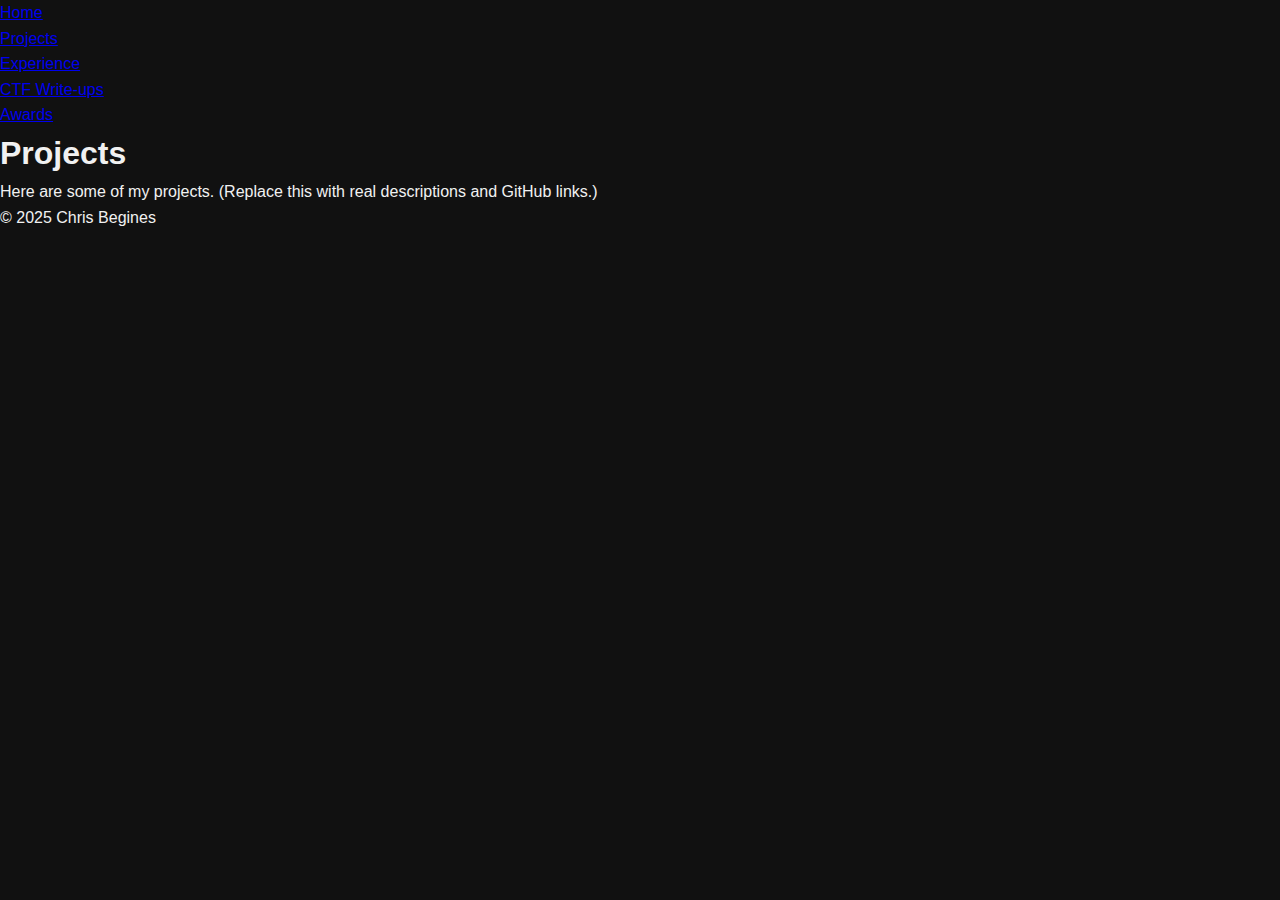
<file: projects.html>
<!DOCTYPE html>
<html lang="en">
<head>
  <meta charset="UTF-8">
  <meta name="viewport" content="width=device-width, initial-scale=1.0">
  <title>Projects | Chris Begines</title>
  <link rel="stylesheet" href="css/style.css">
</head>
<body>
  <nav>
    <ul>
      <li><a href="index.html">Home</a></li>
      <li><a href="projects.html">Projects</a></li>
      <li><a href="experience.html">Experience</a></li>
      <li><a href="ctf.html">CTF Write-ups</a></li>
      <li><a href="awards.html">Awards</a></li>
    </ul>
  </nav>

  <section>
    <h1>Projects</h1>
    <p>Here are some of my projects. (Replace this with real descriptions and GitHub links.)</p>
  </section>

  <footer>
    <p>© 2025 Chris Begines</p>
  </footer>

  <script src="js/script.js"></script>
</body>
</html>
</file>
<file: css/style.css>
/* Reset */
* {
  margin: 0;
  padding: 0;
  box-sizing: border-box;
}

/* Body */
body {
  font-family: Arial, sans-serif;
  background: #111;
  color: #f1f1f1;
  line-height: 1.6;
  scroll-behavior: smooth; /* smooth scrolling */
}

/* Navigation */
.main-nav {
  position: fixed;
  top: 0;
  width: 100%;
  background: #222;
  padding: 1rem;
  z-index: 1000;
}
.main-nav ul {
  display: flex;
  justify-content: center;
  list-style: none;
  gap: 2rem;
}
.main-nav a {
  color: #f1f1f1;
  text-decoration: none;
  font-weight: bold;
  transition: color 0.3s ease;
}
.main-nav a:hover {
  color: #ff6600;
}

/* Sections */
.section {
  padding: 6rem 2rem;
  max-width: 900px;
  margin: 0 auto;
}
.section h2 {
  text-align: center;
  margin-bottom: 2rem;
}

/* Hero/About */
.hero {
  text-align: center;
  padding-top: 8rem;
}
.hero h1 {
  font-size: 3rem;
  margin-bottom: 1rem;
}
.hero p {
  font-size: 1.2rem;
  color: #bbb;
}

/* Projects */
.project-list {
  display: grid;
  grid-template-columns: repeat(auto-fit, minmax(250px, 1fr));
  gap: 2rem;
}
.project-card {
  background: #222;
  padding: 1.5rem;
  border-radius: 8px;
}
.project-card h3 {
  margin-bottom: 0.5rem;
}
.project-card p {
  color: #ccc;
}
.project-card a {
  display: inline-block;
  margin-top: 1rem;
  color: #ff6600;
  font-weight: bold;
}

/* Footer/Contact */
.footer {
  background: #222;
  text-align: center;
  padding: 3rem 1rem;
  margin-top: 3rem;
}
.footer a {
  color: #ff6600;
}
</file>
